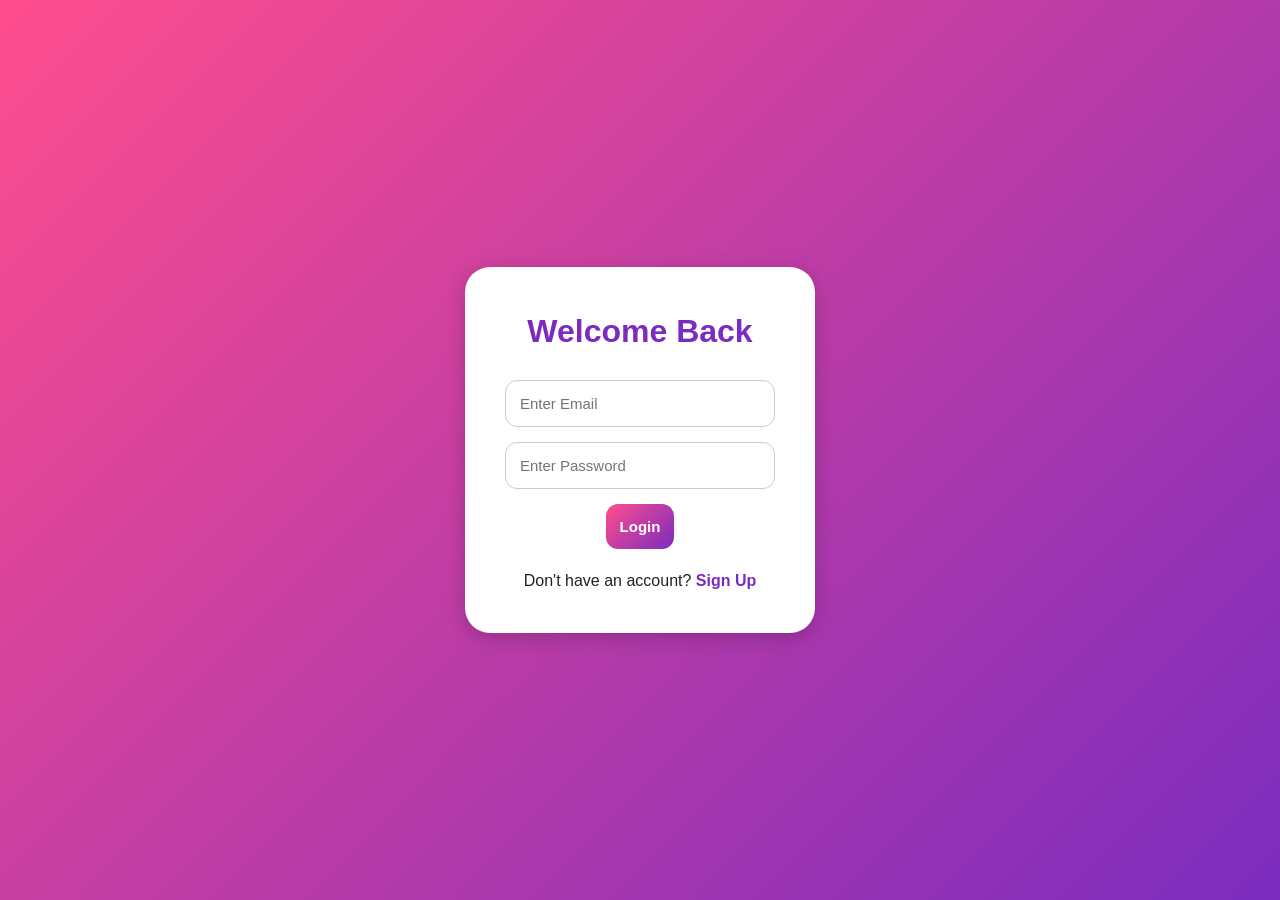
<file: index.html>
<!DOCTYPE html>
<html lang="en">
<head>
  <meta charset="UTF-8" />
  <meta name="viewport" content="width=device-width, initial-scale=1.0"/>
  <title>Productivity Dashboard</title>

  <link rel="stylesheet" href="style.css"/>
</head>

<body>

  <!-- NAVBAR -->
  <nav class="navbar">

    <div class="nav-left">
      <a href="#todo">Tasks</a>
      <a href="#contact">Contact</a>
    </div>

    <h1>PRODUCTIVITY DASHBOARD</h1>

    <div class="nav-right">
      <button id="darkModeToggle">🌙</button>
      <button onclick="logout()">Logout</button>
    </div>

  </nav>

  <!-- HERO -->
  <section class="hero">

    <div>
      <h2>Stay Organized & Productive</h2>
      <p>Manage your tasks efficiently with a modern dashboard.</p>
    </div>

    <div class="clock-box">
      <h3 id="clock"></h3>
      <p id="quote"></p>
    </div>

  </section>

  <!-- MAIN GRID -->
  <main class="dashboard">

    <!-- TODO SECTION -->
    <section class="todo-section" id="todo">

      <h2>📝 Task Manager</h2>

      <div class="input-section">

        <input type="text" id="taskInput" placeholder="Enter task">


        <input type="date" id="dueDate">

        <select id="category">
          <option value="Personal">Personal</option>
          <option value="Study">Study</option>
          <option value="Work">Work</option>
        </select>

        <button id="addBtn">Add</button>

      </div>

      <!-- FILTERS -->
      <div class="filters">
        <button onclick="filterTasks('all')">All</button>
        <button onclick="filterTasks('completed')">Completed</button>
        <button onclick="filterTasks('pending')">Pending</button>
      </div>

      <!-- TASK LIST -->
      <ul id="taskList"></ul>

      <p id="taskCount">Total Tasks: 0</p>

    </section>

    <!-- CONTACT FORM -->
    <section class="contact-section" id="contact">

      <h2>📧 Contact Form</h2>

      <form id="contactForm">

        <input type="text" id="name" placeholder="Your Name">

        <input type="email" id="email" placeholder="Your Email">

        <textarea id="message" placeholder="Your Message"></textarea>

        <button type="submit">Send Message</button>

      </form>

      <p id="formMessage"></p>

    </section>

  </main>

  <!-- FOOTER -->
  <footer>
    <p>Made using HTML, CSS & JavaScript</p>
  </footer>

  <script src="script.js"></script>
  <script src="auth.js"></script>

</body>
</html>
</file>
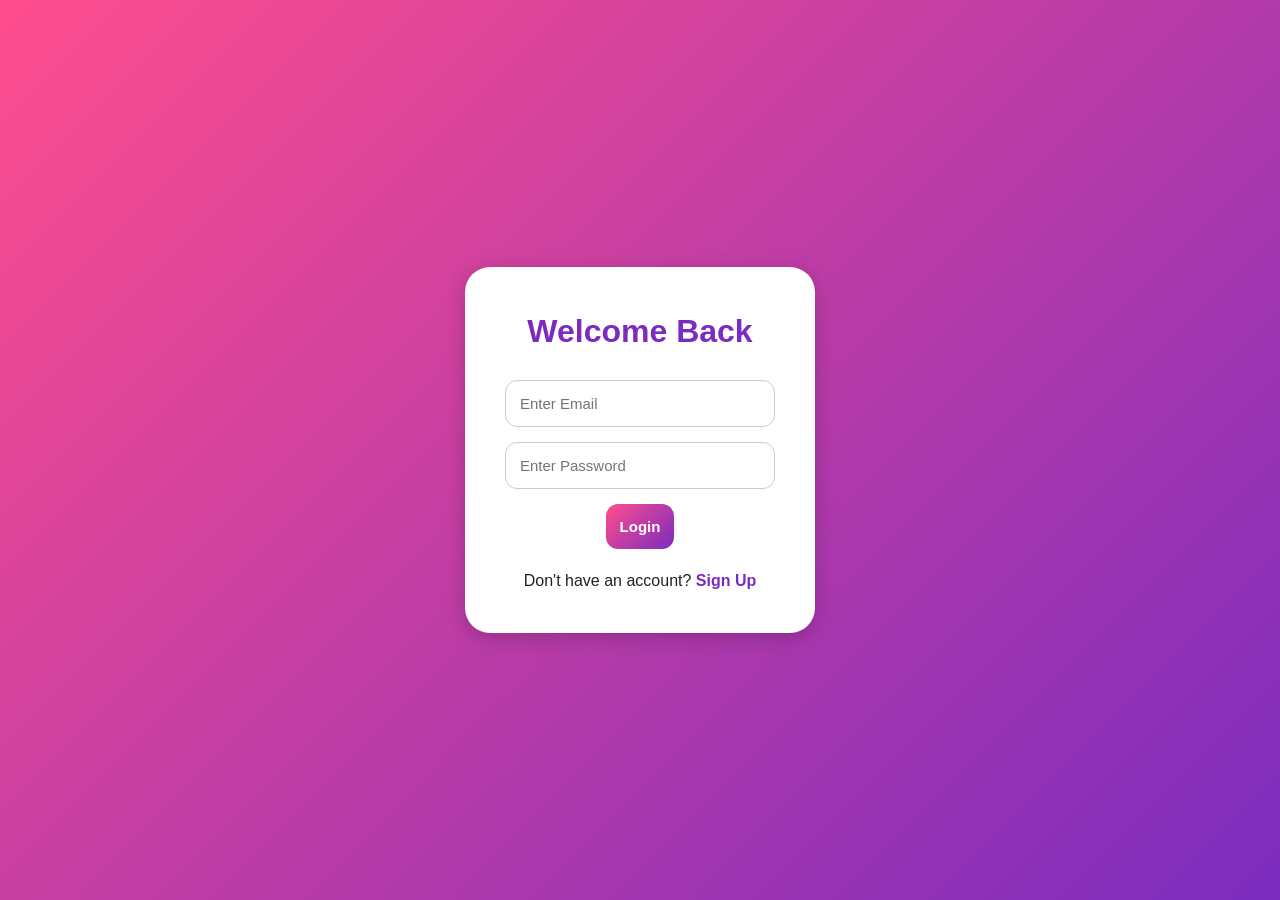
<file: login.html>
<!DOCTYPE html>
<html lang="en">

<head>

  <meta charset="UTF-8">

  <meta
    name="viewport"
    content="width=device-width, initial-scale=1.0"
  >

  <title>Login</title>

  <link
    rel="stylesheet"
    href="style.css"
  >

</head>

<body>

  <div class="auth-container">

    <div class="auth-card">

      <h1>Welcome Back </h1>

      <!-- EMAIL -->

      <input
        type="email"
        id="loginEmail"
        placeholder="Enter Email"
        required
        autocomplete="email"
      >

      <!-- PASSWORD -->

      <input
        type="password"
        id="loginPassword"
        placeholder="Enter Password"
        required
        autocomplete="current-password"
      >

      <!-- LOGIN BUTTON -->

      <button onclick="login()">
        Login
      </button>

      <!-- SIGNUP LINK -->

      <p>
        Don't have an account?
        <a href="signup.html">
          Sign Up
        </a>
      </p>

    </div>

  </div>

  <script src="auth.js"></script>

</body>
</html>
</file>
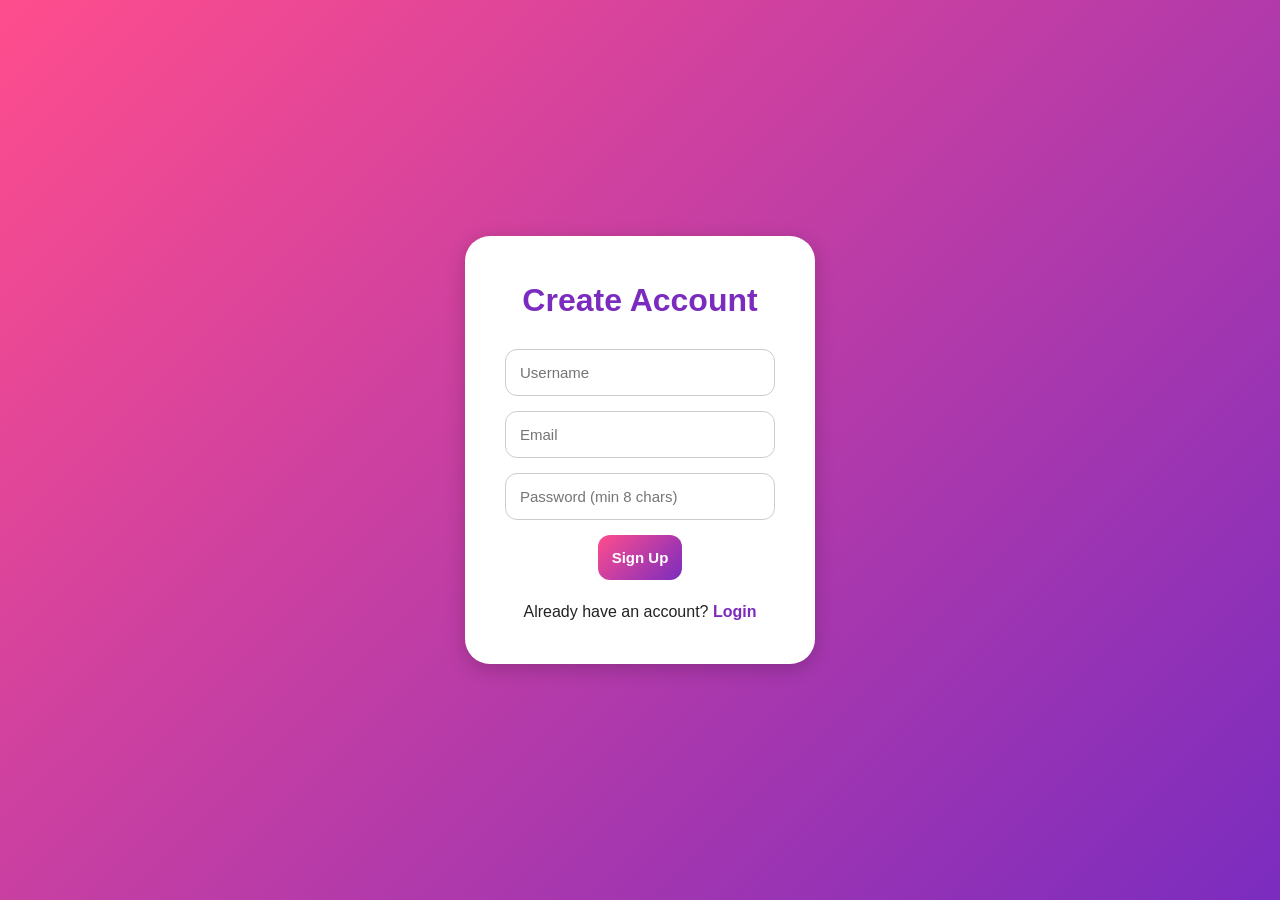
<file: signup.html>
<!DOCTYPE html>
<html lang="en">

<head>

  <meta charset="UTF-8">

  <meta
    name="viewport"
    content="width=device-width, initial-scale=1.0"
  >

  <title>Sign Up</title>

  <link
    rel="stylesheet"
    href="style.css"
  >

</head>

<body>

  <div class="auth-container">

    <div class="auth-card">

      <h1>Create Account </h1>

      <!-- USERNAME -->

      <input
        type="text"
        id="signupUsername"
        placeholder="Username"
        required
        autocomplete="username"
      >

      <!-- EMAIL -->

      <input
        type="email"
        id="signupEmail"
        placeholder="Email"
        required
        autocomplete="email"
      >

      <!-- PASSWORD -->

      <input
        type="password"
        id="signupPassword"
        placeholder="Password (min 8 chars)"
        required
        minlength="8"
        autocomplete="new-password"
      >

      <!-- SIGNUP BUTTON -->

      <button onclick="signup()">
        Sign Up
      </button>

      <!-- LOGIN LINK -->

      <p>
        Already have an account?
        <a href="login.html">
          Login
        </a>
      </p>

    </div>

  </div>

  <script src="auth.js"></script>

</body>
</html>
</file>
<file: style.css>
*{
  margin:0;
  padding:0;
  box-sizing:border-box;
}

html{
  scroll-behavior:smooth;
}

body{
  font-family:Arial, sans-serif;
  background:#f5f5f5;
  color:#222;
  transition:0.3s;
  line-height:1.5;
}

/* DARK MODE */

body.dark{
  background:#121212;
  color:white;
}


/* NAVBAR */

.navbar{
  display:flex;
  justify-content:space-between;
  align-items:center;
  gap:20px;
  padding:20px 40px;
  background:linear-gradient(135deg,#ff4d8d,#7b2cbf);
  box-shadow:0 4px 10px rgba(0,0,0,0.1);
  flex-wrap:wrap;
}

/* NAV LEFT */

.nav-left{
  display:flex;
  gap:15px;
}

.nav-left a{
  text-decoration:none;
  color:white;
  border:2px solid rgba(255,255,255,0.7);
  padding:10px 18px;
  border-radius:30px;
  font-weight:bold;
  transition:0.3s;
}

.nav-left a:hover{
  background:white;
  color:#7b2cbf;
}

/* TITLE */

.navbar h1{
  color:white;
  font-size:38px;
  text-align:center;
  flex:1;
}

/* NAV RIGHT */

.nav-right{
  display:flex;
  gap:10px;
  align-items:center;
}

/* DARK MODE BUTTON */

#darkModeToggle{
  width:50px;
  height:50px;
  border-radius:50%;
  border:none;
  background:white;
  color:#7b2cbf;
  font-size:20px;
  cursor:pointer;
  display:flex;
  align-items:center;
  justify-content:center;
  transition:0.3s;
}

#darkModeToggle:hover{
  transform:scale(1.1);
}

/* HERO SECTION */

.hero{
  background:linear-gradient(135deg,#ff4d8d,#7b2cbf);
  color:white;
  text-align:center;
  padding:70px 20px;
}

.hero h2{
  font-size:48px;
  margin-bottom:15px;
}

.hero p{
  font-size:18px;
}

.clock-box{
  margin-top:25px;
}

#clock{
  font-size:40px;
  font-weight:bold;
  margin-bottom:10px;
}

/* MAIN LAYOUT */

.dashboard{
  width:90%;
  max-width:1000px;
  margin:40px auto;
  display:flex;
  flex-direction:column;
  gap:30px;
}

/* CARDS */

.todo-section,
.contact-section{
  background:white;
  padding:30px;
  border-radius:25px;
  box-shadow:0 5px 20px rgba(0,0,0,0.1);
}

body.dark .todo-section,
body.dark .contact-section{
  background:#1e1e1e;
}

/* SECTION HEADINGS */

.todo-section h2,
.contact-section h2{
  color:#7b2cbf;
  margin-bottom:25px;
  font-size:30px;
}

/* INPUT SECTION */

.input-section{
  display:flex;
  flex-direction:column;
  gap:15px;
}

/* INPUTS */

input,
select,
textarea{
  width:100%;
  padding:14px;
  border:1px solid #ccc;
  border-radius:12px;
  font-size:15px;
  outline:none;
  transition:0.3s;
}

input:focus,
select:focus,
textarea:focus{
  border-color:#7b2cbf;
  box-shadow:0 0 8px rgba(123,44,191,0.3);
}

body.dark input,
body.dark select,
body.dark textarea{
  background:#2c2c2c;
  color:white;
  border:1px solid #444;
}

/* BUTTONS */

button{
  background:linear-gradient(135deg,#ff4d8d,#7b2cbf);
  color:white;
  border:none;
  padding:14px;
  border-radius:12px;
  font-size:15px;
  font-weight:bold;
  cursor:pointer;
  transition:0.3s;
}

button:hover{
  transform:translateY(-2px);
  opacity:0.95;
}

/* FILTER BUTTONS */

.filters{
  display:flex;
  gap:10px;
  margin:20px 0;
  flex-wrap:wrap;
}

/* TASK LIST */

ul{
  list-style:none;
}

li{
  background:#f3f3f3;
  padding:18px;
  margin:12px 0;
  border-radius:18px;
  display:flex;
  justify-content:space-between;
  align-items:center;
  gap:15px;
}

body.dark li{
  background:#2a2a2a;
}

.completed{
  text-decoration:line-through;
  opacity:0.6;
}

/* TASK INFO */

.task-info{
  flex:1;
  word-break:break-word;
}

/* TASK BUTTONS */

.task-actions{
  display:flex;
  gap:8px;
}

.task-actions button{
  padding:10px 12px;
  border-radius:10px;
}

/* TASK COUNTER */

#taskCount{
  margin-top:15px;
  font-weight:bold;
  color:#7b2cbf;
}

/* CONTACT FORM */

.contact-section form{
  display:flex;
  flex-direction:column;
  gap:15px;
}

textarea{
  resize:none;
  min-height:140px;
}

/* SUCCESS MESSAGE */

#formMessage{
  margin-top:10px;
  font-weight:bold;
  text-align:center;
}

/* FOOTER */

footer{
  margin-top:40px;
  background:linear-gradient(135deg,#ff4d8d,#7b2cbf);
  color:white;
  text-align:center;
  padding:20px;
}

/* RESPONSIVE */

@media(max-width:768px){

  .navbar{
    flex-direction:column;
    gap:20px;
    padding:20px;
  }

  .navbar h1{
    font-size:28px;
  }

  .hero h2{
    font-size:34px;
  }

  #clock{
    font-size:32px;
  }

  .todo-section,
  .contact-section{
    padding:20px;
  }

  li{
    flex-direction:column;
    align-items:flex-start;
  }

  .task-actions{
    width:100%;
    justify-content:flex-end;
  }

  .nav-right{
    flex-wrap:wrap;
    justify-content:center;
  }

}

/* AUTH PAGES */

.auth-container{
  width:100%;
  height:100vh;
  display:flex;
  justify-content:center;
  align-items:center;
  background:linear-gradient(135deg,#ff4d8d,#7b2cbf);
}

.auth-card{
  background:white;
  padding:40px;
  border-radius:25px;
  width:350px;
  box-shadow:0 5px 20px rgba(0,0,0,0.2);
  text-align:center;
}

.auth-card h1{
  margin-bottom:25px;
  color:#7b2cbf;
}

.auth-card input{
  margin-bottom:15px;
}

.auth-card p{
  margin-top:20px;
}

.auth-card a{
  color:#7b2cbf;
  text-decoration:none;
  font-weight:bold;
}
</file>
